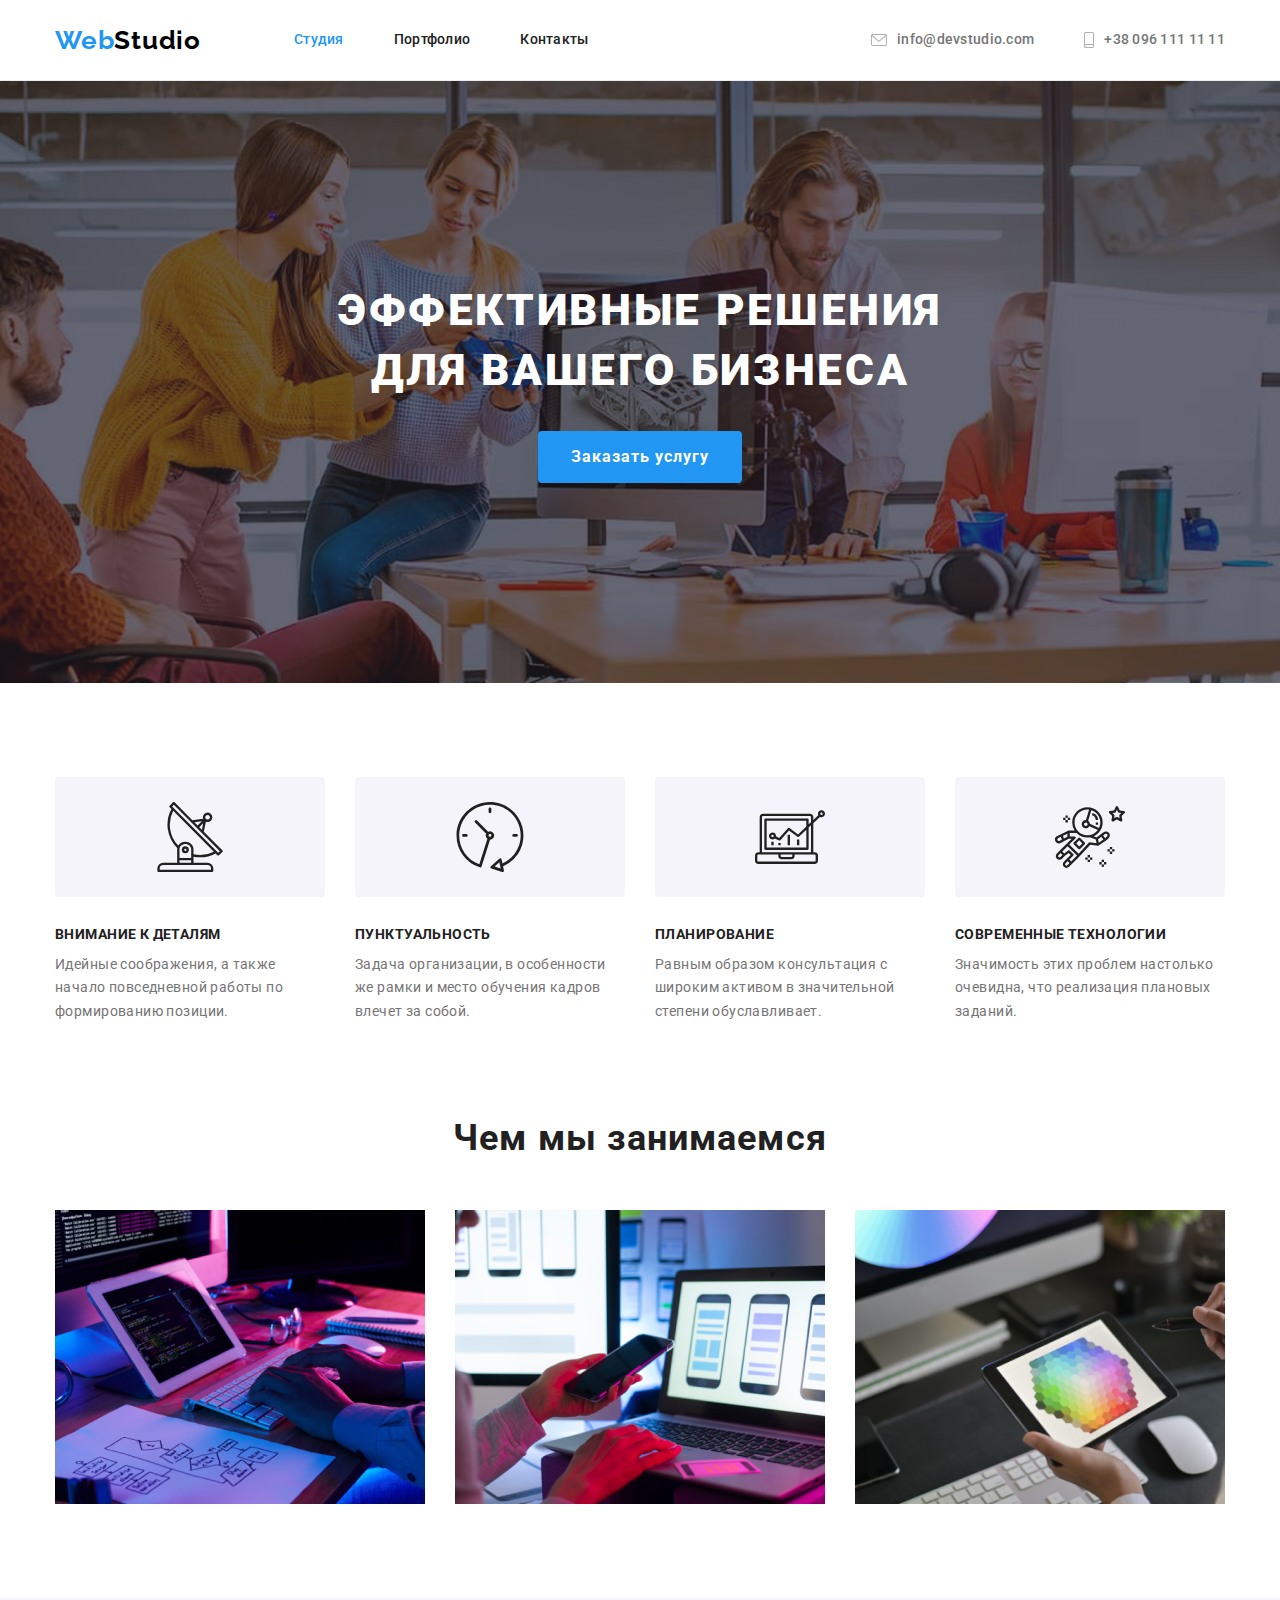
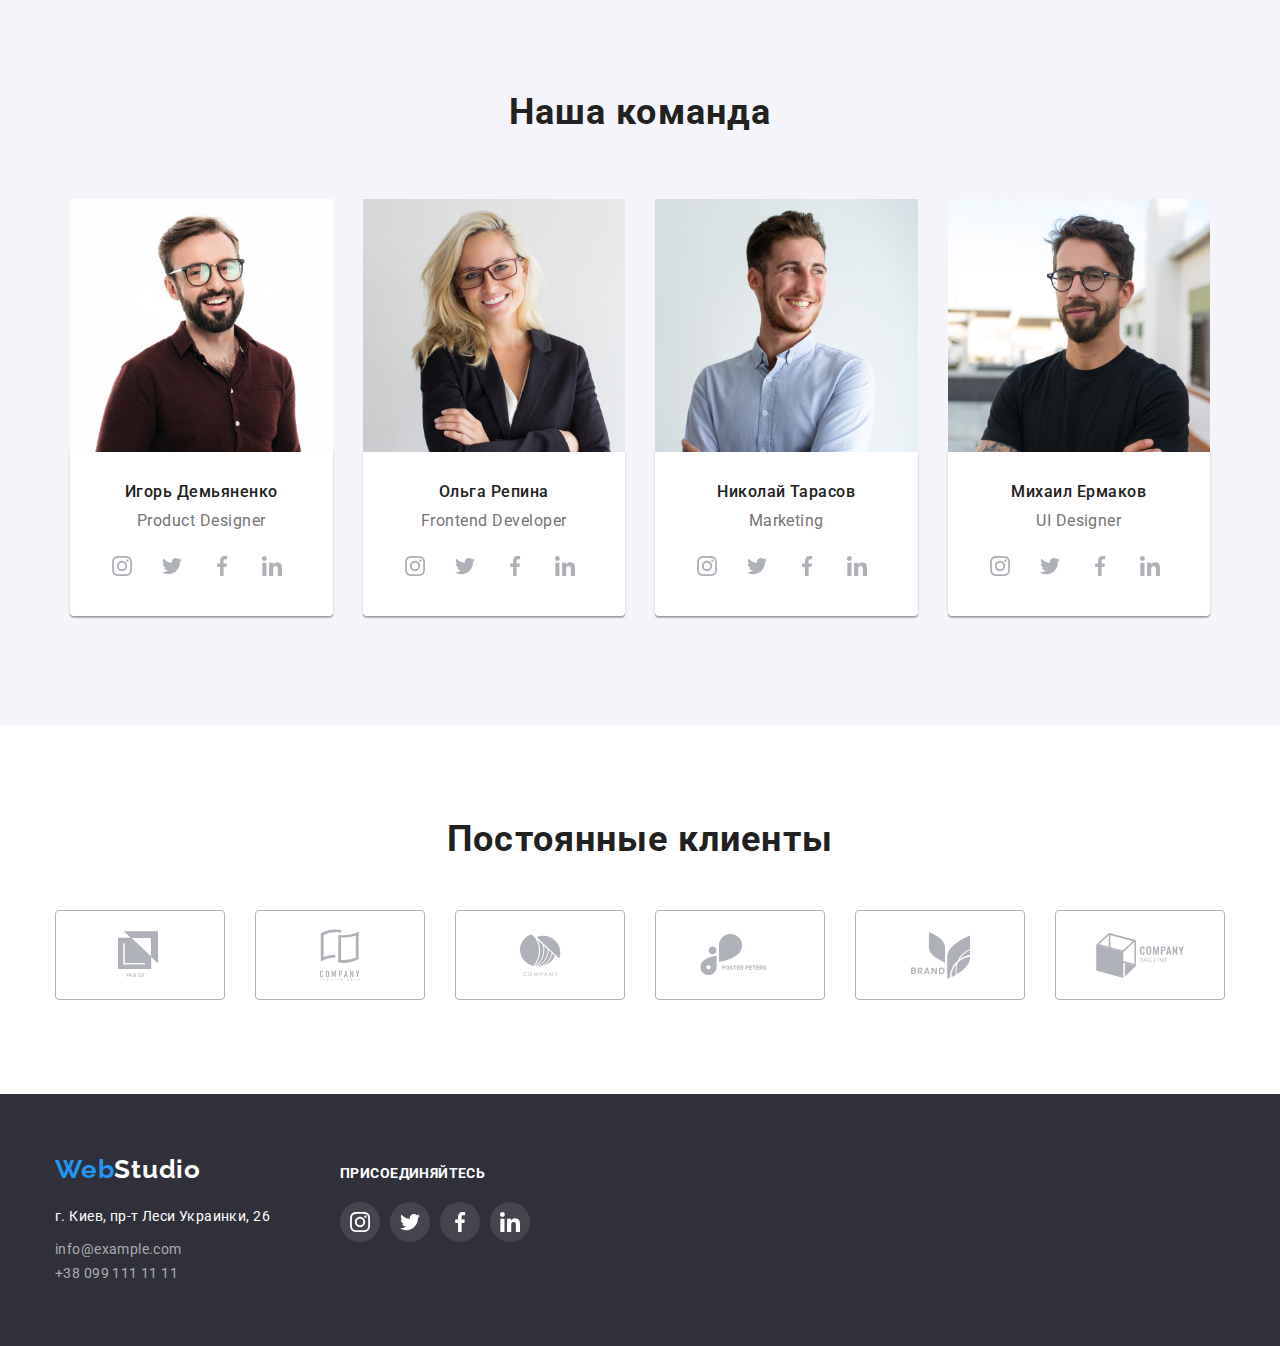
<file: index.html>
<!DOCTYPE html>
<html lang="ru">
<head>
    <meta charset="UTF-8">
    <meta http-equiv="X-UA-Compatible" content="IE=edge">
    <meta name="viewport" content="width=device-width, initial-scale=1.0">
    <title>Studio</title>
    <link rel="preconnect" 
        href="https://fonts.gstatic.com">
    <link rel="stylesheet"
        href="https://fonts.googleapis.com/css2?family=Raleway:wght@700&family=Roboto:wght@400;500;700;900&display=swap">
    <link rel="stylesheet" 
        href="https://cdnjs.cloudflare.com/ajax/libs/modern-normalize/1.0.0/modern-normalize.min.css" />
    <link rel="stylesheet" href="./css/styles.css">
</head>
<body>
    <!--Шапка-->
    <header class=page-header>
        <div class="container" >
            <div class="header-nav">
                <nav class="site-nav">
                    <a class="logo" href="./index.html" >
                        <span class="logo-web">Web</span>Studio
                    </a>
                    <ul class="list">
                        <li class="site-nav-item">
                            <a class="nav current" href="./index.html">Студия</a>
                        </li>
                        <li class="site-nav-item">
                            <a class="nav" href="./portfolio.html">Портфолио</a>
                        </li>
                        <li class="site-nav-item">
                            <a class="nav" href="">Контакты</a>
                        </li>
                    </ul>
                </nav>
                <ul class="list contacts-header">
                    <li class="contact-item">
                        <a class="contact" href="mailto:info@devstudio.com">
                            <svg class="envelope" width="16px" height="12px">
                                <use href="./images/sprite.svg#icon-envelope"></use>
                            </svg>
                            info@devstudio.com
                        </a>
                    </li>
                    <li class="contact-item">
                        <a class="contact" href="tel:+380961111111">
                            <svg class="smartphone" width="10px" height="16px">
                                <use href="./images/sprite.svg#icon-smartphone"></use>
                            </svg>
                            +38 096 111 11 11
                        </a>
                    </li>
                </ul>
            </div>
        </div>
    </header>
    <!--Основной блок-->
    <main>
        <!--Блок-герой-->
        <section class="hero">
            <div class="hero-container">
                <h1 class="hero-title">Эффективные решения для вашего бизнеса</h1>
                <button type="button" class="button">Заказать услугу</button>
            </div>
        </section>
        <!--Особенности-->
        <section class="feature section">
            <div class="container">
                <h2 class="feature-title visually-hidden">Особенности</h2>
                <ul class="list feature-list">
                    <li class="feature-item">
                        <div class="feature-box">
                            <svg class="feature-icon">
                                <use href="./images/sprite.svg#icon-antenna"></use>
                            </svg>
                        </div>
                        <h3 class="title">Внимание к деталям</h3>
                        <p class="description">Идейные соображения, а также начало повседневной работы по формированию позиции.</p>
                    </li>
                    <li class="feature-item list">
                        <div class="feature-box">
                            <svg class="feature-icon">
                                <use href="./images/sprite.svg#icon-clock"></use>
                            </svg>
                        </div>
                        <h3 class="title">Пунктуальность</h3>
                        <p class="description">Задача организации, в особенности же рамки и место обучения кадров влечет за собой.</p>
                    </li>
                    <li class="feature-item list">
                        <div class="feature-box">
                            <svg class="feature-icon">
                                <use href="./images/sprite.svg#icon-diagram"></use>
                            </svg>
                        </div>
                        <h3 class="title">Планирование</h3>
                        <p class="description">Равным образом консультация с широким активом в значительной степени обуславливает.</p>
                    </li>
                    <li class="feature-item list">
                        <div class="feature-box">
                            <svg class="feature-icon">
                                <use href="./images/sprite.svg#icon-astronaut"></use>
                            </svg>
                        </div>
                        <h3 class="title">Современные технологии</h3>
                        <p class="description">Значимость этих проблем настолько очевидна, что реализация плановых заданий.</p>
                    </li>
                </ul>
            </div>
        </section>
        <!--Чем мы занимаемся-->
        <section class="skills section">
            <div class="container">
                <h2 class="skills-header">Чем мы занимаемся</h2>
                <ul class="list skills-list">
                    <li class="skills-item">
                        <img src="./images/box1.jpg" alt="Компьютер" width="370" height="294">
                    </li>
                    <li class="skills-item">
                        <img src="./images/box2.jpg" alt="Телефон" width="370" height="294">
                    </li>
                    <li class="skills-item">
                        <img src="./images/box3.jpg" alt="Планшет" width="370" height="294">
                    </li>
                </ul>
            </div>
        </section>
        <!--Наша команда-->
        <section class="section team">
            <div class="container ft">
            <h2 class="team-header">Наша команда</h2>
            <ul class="list team-list">
                <li class="team-item">
                    <img class="team-card" src="./images/team-card1.jpg" alt="Игорь Демьяненко" width="270" height="260">
                    <div class="team-box">
                        <h3 class="name">Игорь Демьяненко</h3>
                        <p lang="en" class="job">Product Designer</p>
                        <ul class="list social-icons">
                            <li class="social-icons-item">
                                <a href="" class="social-icons-link" target="_blank" rel="noopener noreferrer">
                                    <svg class="icon">
                                        <use href="./images/sprite.svg#icon-instagram"></use>
                                    </svg>
                                </a>
                            </li>
                            <li class="social-icons-item">
                                <a href="" class="social-icons-link" target="_blank" rel="noopener noreferrer">
                                    <svg class="icon">
                                        <use href="./images/sprite.svg#icon-twitter"></use>
                                    </svg>
                                </a>
                            </li>
                            <li class="social-icons-item">
                                <a href="" class="social-icons-link" target="_blank" rel="noopener noreferrer">
                                    <svg class="icon">
                                        <use href="./images/sprite.svg#icon-facebook"></use>
                                    </svg>
                                </a>
                            </li>
                            <li class="social-icons-item">
                                <a href="" class="social-icons-link" target="_blank" rel="noopener noreferrer">
                                    <svg class="icon">
                                        <use href="./images/sprite.svg#icon-linkedin"></use>
                                    </svg>
                                </a>
                            </li>
                        </ul>
                    </div>
                </li>
                <li class="team-item">
                    <img class="team-card" src="./images/team-card2.jpg" alt="Ольга Репина" width="270" height="260">
                    <div class="team-box">
                        <h3 class="name">Ольга Репина</h3>
                        <p lang="en" class="job">Frontend Developer</p>
                        <ul class="list social-icons">
                            <li class="social-icons-item">
                                <a href="" class="social-icons-link" target="_blank" rel="noopener noreferrer">
                                    <svg class="icon">
                                        <use href="./images/sprite.svg#icon-instagram"></use>
                                    </svg>
                                </a>
                            </li>
                            <li class="social-icons-item">
                                <a href="" class="social-icons-link" target="_blank" rel="noopener noreferrer">
                                    <svg class="icon">
                                        <use href="./images/sprite.svg#icon-twitter"></use>
                                    </svg>
                                </a>
                            </li>
                            <li class="social-icons-item">
                                <a href="" class="social-icons-link" target="_blank" rel="noopener noreferrer">
                                    <svg class="icon">
                                        <use href="./images/sprite.svg#icon-facebook"></use>
                                    </svg>
                                </a>
                            </li>
                            <li class="social-icons-item">
                                <a href="" class="social-icons-link" target="_blank" rel="noopener noreferrer">
                                    <svg class="icon">
                                        <use href="./images/sprite.svg#icon-linkedin"></use>
                                    </svg>
                                </a>
                            </li>
                        </ul>
                    </div>  
                </li>
                <li class="team-item">
                    <img class="team-card" src="./images/team-card3.jpg" alt="Николай Тарасов" width="270" height="260">
                    <div class="team-box">
                        <h3 class="name">Николай Тарасов</h3>
                        <p lang="en" class="job">Marketing</p>
                        <ul class="list social-icons">
                            <li class="social-icons-item">
                                <a href="" class="social-icons-link" target="_blank" rel="noopener noreferrer">
                                    <svg class="icon">
                                        <use href="./images/sprite.svg#icon-instagram"></use>
                                    </svg>
                                </a>
                            </li>
                            <li class="social-icons-item">
                                <a href="" class="social-icons-link" target="_blank" rel="noopener noreferrer">
                                    <svg class="icon">
                                        <use href="./images/sprite.svg#icon-twitter"></use>
                                    </svg>
                                </a>
                            </li>
                            <li class="social-icons-item">
                                <a href="" class="social-icons-link" target="_blank" rel="noopener noreferrer">
                                    <svg class="icon">
                                        <use href="./images/sprite.svg#icon-facebook"></use>
                                    </svg>
                                </a>
                            </li>
                            <li class="social-icons-item">
                                <a href="" class="social-icons-link" target="_blank" rel="noopener noreferrer">
                                    <svg class="icon">
                                        <use href="./images/sprite.svg#icon-linkedin"></use>
                                    </svg>
                                </a>
                            </li>
                        </ul>
                    </div>
                </li>
                <li class="team-item">
                    <img class="team-card" src="./images/team-card4.jpg" alt="Михаил Ермаков" width="270" height="260">
                    <div class="team-box">
                        <h3 class="name">Михаил Ермаков</h3>
                        <p lang="en" class="job">UI Designer</p>
                        <ul class="list social-icons">
                            <li class="social-icons-item">
                                <a href="" class="social-icons-link" target="_blank" rel="noopener noreferrer">
                                    <svg class="icon">
                                        <use href="./images/sprite.svg#icon-instagram"></use>
                                    </svg>
                                </a>
                            </li>
                            <li class="social-icons-item">
                                <a href="" class="social-icons-link" target="_blank" rel="noopener noreferrer">
                                    <svg class="icon">
                                        <use href="./images/sprite.svg#icon-twitter"></use>
                                    </svg>
                                </a>
                            </li>
                            <li class="social-icons-item">
                                <a href="" class="social-icons-link" target="_blank" rel="noopener noreferrer">
                                    <svg class="icon">
                                        <use href="./images/sprite.svg#icon-facebook"></use>
                                    </svg>
                                </a>
                            </li>
                            <li class="social-icons-item">
                                <a href="" class="social-icons-link" target="_blank" rel="noopener noreferrer">
                                    <svg class="icon">
                                        <use href="./images/sprite.svg#icon-linkedin"></use>
                                    </svg>
                                </a>
                            </li>
                        </ul>
                    </div>
                </li>
            </ul>
            </div>
        </section>
        <!--Постоянные клиенты-->
        <section class="clients section">
            <div class="container">
                <h2 class="clients-title">Постоянные клиенты</h2>            </h2>
                <ul class="clients-set list">
                    <li class="clients-item">
                        <a href="" class="clients-link">
                            <svg class="clients-icon" width="44.27px" height="49.23px">
                                <use href="./images/sprite.svg#icon-logo-1"></use>
                             </svg>
                        </a>
                    </li>
                    <li class="clients-item">
                        <a href="" class="clients-link">
                            <svg class="clients-icon" width="40px" height="52px">
                                <use href="./images/sprite.svg#icon-logo-2"></use>
                            </svg>
                        </a>
                    </li>
                    <li class="clients-item">
                        <a href="" class="clients-link">
                            <svg class="clients-icon" width="41px" height="42.6px">
                                <use href="./images/sprite.svg#icon-logo-3"></use>
                            </svg>
                        </a>
                    </li>
                    <li class="clients-item">
                        <a href="" class="clients-link">
                            <svg class="clients-icon" width="79.66px" height="42.02px">
                                <use href="./images/sprite.svg#icon-logo-4"></use>
                            </svg>
                        </a>
                    </li>
                    <li class="clients-item">
                        <a href="" class="clients-link">
                            <svg class="clients-icon" width="59px" height="47px">
                                <use href="./images/sprite.svg#icon-logo-5"></use>
                            </svg>
                        </a>
                    </li>
                    <li class="clients-item">
                        <a href="" class="clients-link">
                            <svg class="clients-icon" width="88.48px" height="45.44px">
                                <use href="./images/sprite.svg#icon-logo-6"></use>
                            </svg>
                        </a>
                    </li>
                </ul>
            </div>
        </section>


    </main>
    <!--Подвал-->
    <footer class="footer">
        <div class="container ft">
            <div class="address-box">
                <a href="./index.html" class="logo-footer">
                        <span class="logo-web">Web</span>Studio
                </a>
                <address class="footer-address">
                    г. Киев, пр-т Леси Украинки, 26
                </address>
                <address>
                    <a href="mailto:info@example.com" class="footer-contact">info@example.com</a> <br>
                    <a href="tel:+380991111111" class="footer-contact">+38 099 111 11 11</a>
                </address>
            </div>
            <div class="footer-social-icons">
                <h2 class="footer-social-title">ПРИСОЕДИНЯЙТЕСЬ</h2>
                <ul class="list social-icons">
                    <li class="social-icons-item">
                        <a href="" class="footer-social-icons-link" target="_blank" rel="noopener noreferrer">
                            <svg class="footer-icon">
                                <use href="./images/sprite.svg#icon-instagram"></use>
                            </svg>
                        </a>
                    </li>
                    <li class="social-icons-item">
                        <a href="" class="footer-social-icons-link" target="_blank" rel="noopener noreferrer">
                            <svg class="footer-icon">
                                <use href="./images/sprite.svg#icon-twitter"></use>
                            </svg>
                        </a>
                    </li>
                    <li class="social-icons-item">
                        <a href="" class="footer-social-icons-link" target="_blank" rel="noopener noreferrer">
                            <svg class="footer-icon">
                                <use href="./images/sprite.svg#icon-facebook"></use>
                            </svg>
                        </a>
                    </li>
                    <li class="social-icons-item">
                        <a href="" class="footer-social-icons-link" target="_blank" rel="noopener noreferrer">
                            <svg class="footer-icon">
                                <use href="./images/sprite.svg#icon-linkedin"></use>
                            </svg>
                        </a>
                    </li>
                </ul>
            </div>
        </div>
    </footer>
</body>
</html>
</file>
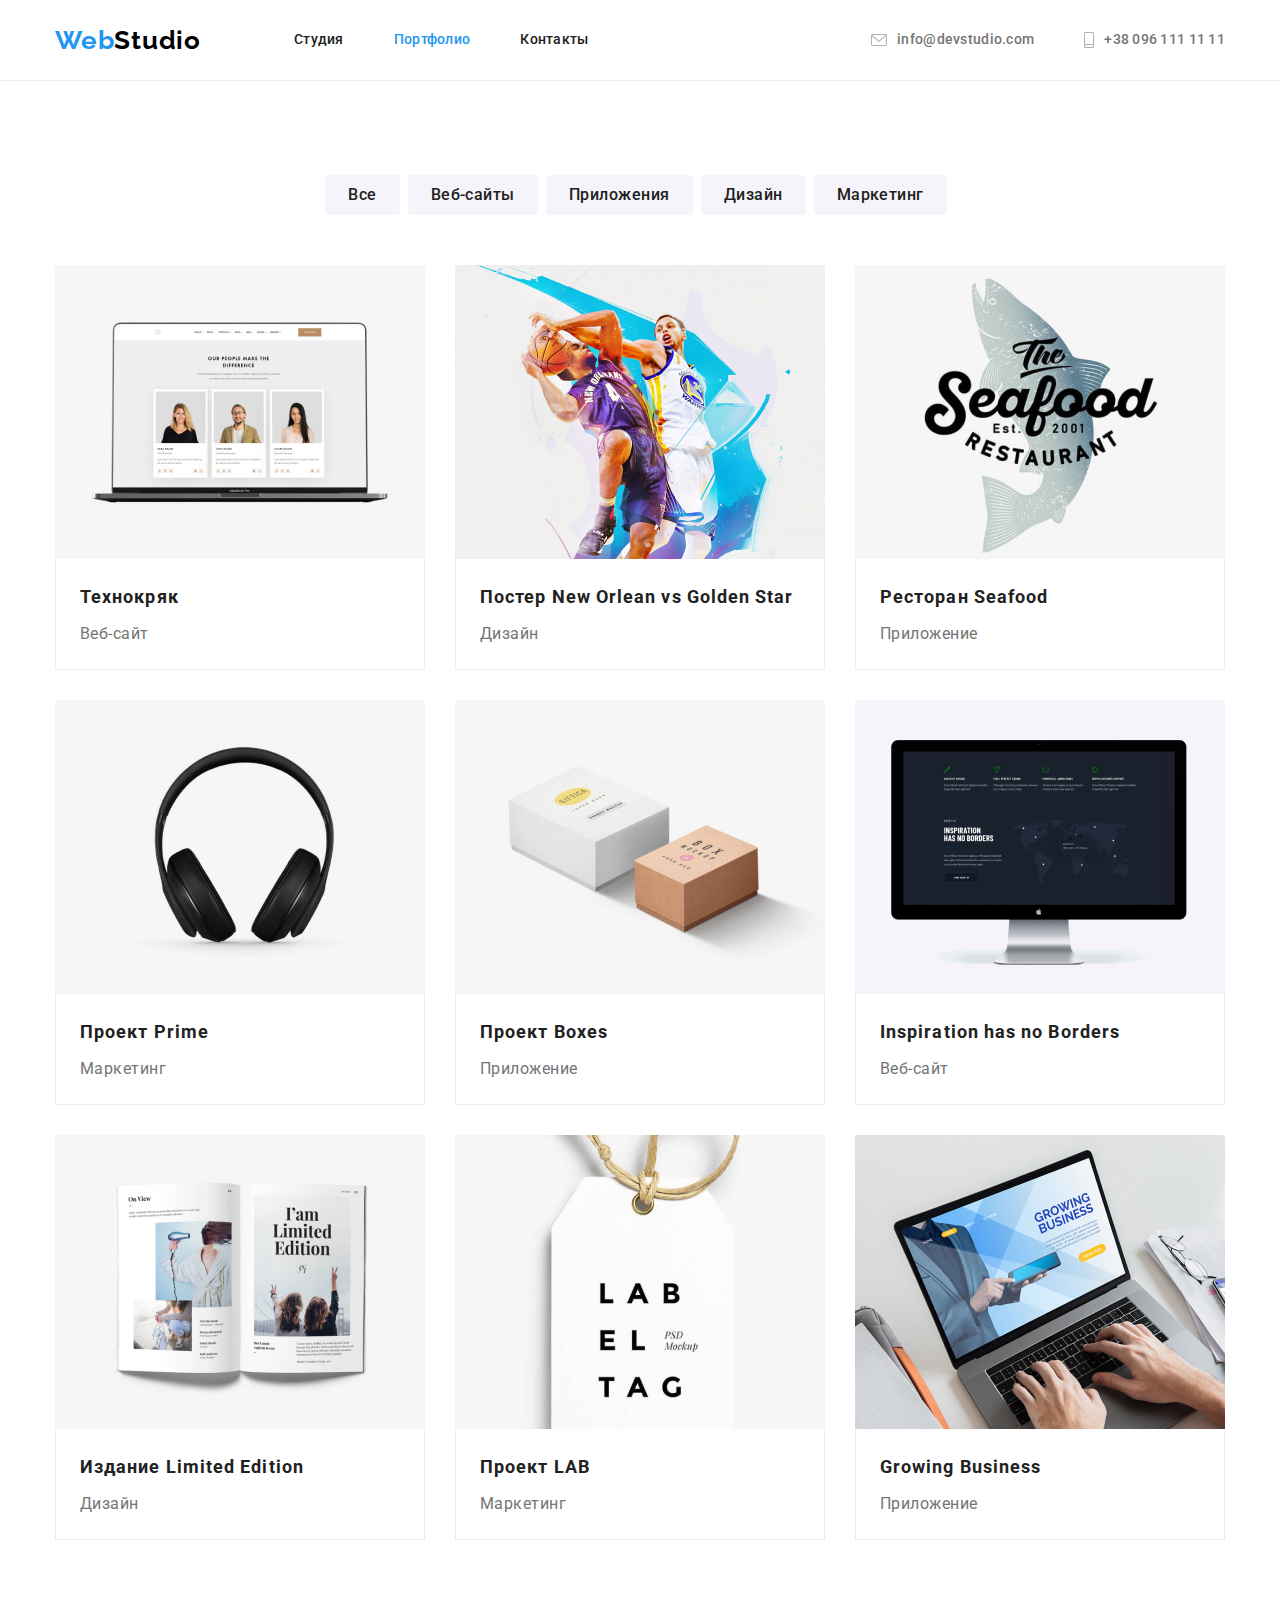
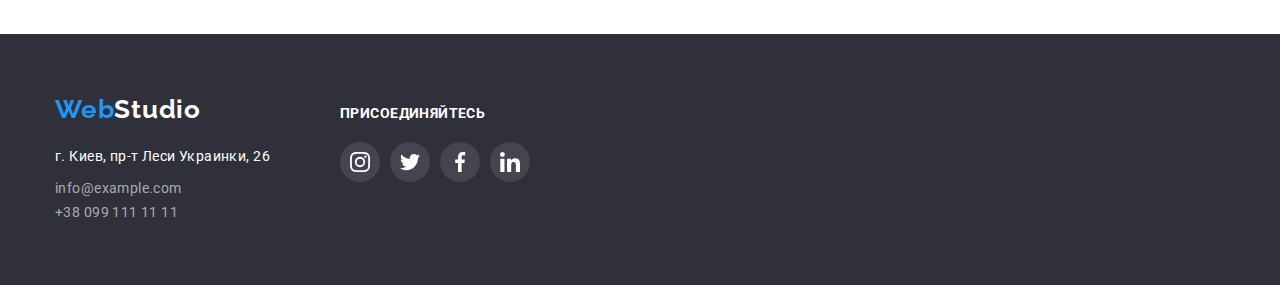
<file: portfolio.html>
<!DOCTYPE html>
<html lang="ru">
<head>
    <meta charset="UTF-8">
    <meta http-equiv="X-UA-Compatible" content="IE=edge">
    <meta name="viewport" content="width=device-width, initial-scale=1.0">
    <title>Portfolio</title>
    <link rel="preconnect" href="https://fonts.gstatic.com">
    <link href="https://fonts.googleapis.com/css2?family=Raleway:wght@700&family=Roboto:wght@400;500;700;900&display=swap"
        rel="stylesheet">
    <link rel="stylesheet" href="https://cdnjs.cloudflare.com/ajax/libs/modern-normalize/1.0.0/modern-normalize.min.css" />
    <link rel="stylesheet" href="./css/styles.css">
</head>
<body>
    <!--Шапка-->
    <header class="page-header">
        <div class="container header-nav">
            <nav class="site-nav">
                <a class="logo" href="./index.html">
                    <span class="logo-web">Web</span>Studio
                </a>
                <ul  class="list">
                    <li class="site-nav-item">
                        <a class="nav" href="./index.html" >Студия</a>
                    </li>
                    <li class="site-nav-item">
                        <a class="nav current" href="./portfolio.html">Портфолио</a>
                    </li>
                    <li>
                        <a class="nav" href="" >Контакты</a>
                    </li class="site-nav-item">
                </ul>
            </nav>
            <ul class="list contacts-header">
                <li class="contact-item">
                    <a class="contact" href="mailto:info@devstudio.com">
                        <svg class="envelope" width="16px" height="12px">
                            <use href="./images/sprite.svg#icon-envelope"></use>
                        </svg>
                        info@devstudio.com
                    </a>
                </li>
                <li class="contact-item">
                    <a class="contact" href="tel:+380961111111">
                        <svg class="smartphone" width="10px" height="16px">
                            <use href="./images/sprite.svg#icon-smartphone"></use>
                        </svg>
                        +38 096 111 11 11
                    </a>
                </li>
            </ul>
        </div>
    </header>
    <!--Основной блок-->
    <main>
        <section class="portfolio section">
            <div class="container">
                <h1 class="portfolio-title visually-hidden">Портфолио</h1>
                <ul class="list nav-portfolio">
                    <li class="nav-portfolio-item">
                        <button type="button" class="button">Все</button>
                    </li>
                    <li class="nav-portfolio-item">
                        <button type="button" class="button">Веб-сайты</button>
                    </li>
                    <li class="nav-portfolio-item">
                        <button type="button" class="button">Приложения</button>
                    </li>
                    <li class="nav-portfolio-item">
                        <button type="button" class="button">Дизайн</button>
                    </li>
                    <li class="nav-portfolio-item">
                        <button type="button" class="button">Маркетинг</button>
                    </li>
                </ul>
                <ul class="list portfolio-list">
                    <li class="portfolio-item">
                        <a href="" class="portfolio">
                            <img src="./images/portfolio1.jpg" alt="Дисплей компьютера" width="370" height="294">
                            <div class="port-box">
                                <h2 class="portfolio-header">Технокряк</h2>
                                <p class="portfolio-description">Веб-сайт</p>
                            </div>
                        </a>
                    </li>
                    <li class="portfolio-item">
                        <a href="" class="portfolio">
                            <img src="./images/portfolio2.jpg" alt="Постер баскетболистов" width="370" height="294">
                            <div class="port-box">
                                <h2 class="portfolio-header">Постер New Orlean vs Golden Star</h2>
                                <p class="portfolio-description">Дизайн</p>
                            </div>
                        </a>
                    </li>
                    <li class="portfolio-item">
                        <a href="" class="portfolio">
                            <img src="./images/portfolio3.jpg" alt="Логотип ресторана" width="370" height="294">
                            <div class="port-box">
                                <h2 class="portfolio-header">Ресторан Seafood</h2>
                                <p class="portfolio-description">Приложение</p>
                            </div>
                        </a>
                    </li>
                    <li class="portfolio-item">
                        <a href="" class="portfolio">
                            <img src="./images/portfolio4.jpg" alt="Наушники" width="370" height="294">
                            <div class="port-box">
                                <h2 class="portfolio-header">Проект Prime</h2>
                                <p class="portfolio-description">Маркетинг</p>
                            </div>
                        </a>
                    </li>
                    <li class="portfolio-item">
                        <a href="" class="portfolio">
                            <img src="./images/portfolio5.jpg" alt="Коробки" width="370" height="294">
                            <div class="port-box">
                                <h2 class="portfolio-header">Проект Boxes</h2>
                                <p class="portfolio-description">Приложение</p>
                            </div>
                        </a>
                    </li>
                    <li class="portfolio-item">
                        <a href="" class="portfolio">
                            <img src="./images/portfolio6.jpg" alt="Монитор" width="370" height="294">
                            <div class="port-box">
                                <h2 class="portfolio-header">Inspiration has no Borders</h2>
                                <p class="portfolio-description">Веб-сайт</p>
                            </div>
                        </a>
                    </li>
                    <li class="portfolio-item">
                        <a href="" class="portfolio">
                            <img src="./images/portfolio7.jpg" alt="Книга" width="370" height="294">
                            <div class="port-box">
                                <h2 class="portfolio-header">Издание Limited Edition</h2>
                                <p class="portfolio-description">Дизайн</p>
                            </div>
                        </a>
                    </li>
                    <li class="portfolio-item">
                        <a href="" class="portfolio">
                            <img src="./images/portfolio8.jpg" alt="Ярлык" width="370" height="294">
                            <div class="port-box">
                                <h2 class="portfolio-header">Проект LAB</h2>
                                <p class="portfolio-description">Маркетинг</p>
                            </div>
                        </a>
                    </li>
                    <li class="portfolio-item">
                        <a href="" class="portfolio">
                            <img src="./images/portfolio9.jpg" alt="Ноутбук" width="370" height="294">
                            <div class="port-box">
                                <h2 class="portfolio-header">Growing Business</h2>
                                <p class="portfolio-description">Приложение</p>
                            </div>
                        </a>
                    </li>
                </ul>
            </div>
        </section>
    </main>

    <!--Подвал-->
    <footer class="footer">
        <div class="container ft">
            <div class="address-box">
                <a href="./index.html" class="logo-footer">
                    <span class="logo-web">Web</span>Studio
                </a>
                <address class="footer-address">
                    г. Киев, пр-т Леси Украинки, 26
                </address>
                <address>
                    <a href="mailto:info@example.com" class="footer-contact">info@example.com</a> <br>
                    <a href="tel:+380991111111" class="footer-contact">+38 099 111 11 11</a>
                </address>
            </div>
            <div class="footer-social-icons">
                <h2 class="footer-social-title">ПРИСОЕДИНЯЙТЕСЬ</h2>
                <ul class="list social-icons">
                    <li class="social-icons-item">
                        <a href="" class="footer-social-icons-link" target="_blank" rel="noopener noreferrer">
                            <svg class="footer-icon">
                                <use href="./images/sprite.svg#icon-instagram"></use>
                            </svg>
                        </a>
                    </li>
                    <li class="social-icons-item">
                        <a href="" class="footer-social-icons-link" target="_blank" rel="noopener noreferrer">
                            <svg class="footer-icon">
                                <use href="./images/sprite.svg#icon-twitter"></use>
                            </svg>
                        </a>
                    </li>
                    <li class="social-icons-item">
                        <a href="" class="footer-social-icons-link" target="_blank" rel="noopener noreferrer">
                            <svg class="footer-icon">
                                <use href="./images/sprite.svg#icon-facebook"></use>
                            </svg>
                        </a>
                    </li>
                    <li class="social-icons-item">
                        <a href="" class="footer-social-icons-link" target="_blank" rel="noopener noreferrer">
                            <svg class="footer-icon">
                                <use href="./images/sprite.svg#icon-linkedin"></use>
                            </svg>
                        </a>
                    </li>
                </ul>
            </div>
        </div>
    </footer>
</body>
</html>
</file>
<file: css/styles.css>
:root {
  /* Основной цвет текста */
  --primary-text-color: #757575;
  /* Цвет заголовка */
  --title-text-color: #212121;
  /* Цвет акцента */
  --accent-color: #2196f3;
  /* Цвет фона */
  --primary-bg-color: #ffffff;
  --secondary-bg-color: #f5f4fa;
  --hero-bg-color: #c4c4c4;
  /* Цвет логотипа */
  --logo-color: #000000;
  --hero-color: #ffffff;
  /* Цвета для кнопок */
  --button-sleep: #f5f4fa;
  --button-active: #2196f3;
  --button-active-hero: #188ce8;
  --button-letters: #212121;
  --button-letters-active: #ffffff;
  --icon-color: #afb1b8;
  /* Цвета для подвала */
  --footer-contact-color: rgba(255, 255, 255, 0.6);
  --footer-bg: #2f303a;
}
html {
  box-sizing: border-box;
}

*,
*::before,
*::after {
  box-sizing: inherit;
}
body {
  font-family: 'Roboto', sans-serif;
  font-style: normal;
  background-color: var(--primary-bg-color);
  color: var(--primary-text-color);
}
img {
  display: block;
  max-width: 100%;
  height: auto;
}
h1,
h2,
h3,
h4,
h5,
h6,
p {
  margin: 0;
}
.list {
  list-style: none;
  text-decoration: none;
  color: inherit;
  padding: 0;
  margin: 0;
}
.container {
  width: 1200px;
  padding-left: 15px;
  padding-right: 15px;
  margin-left: auto;
  margin-right: auto;
}
.section {
  padding-top: 94px;
  padding-bottom: 94px;
}
/* Логотип */
.logo {
  margin-right: 93px;
  font-family: 'Raleway', sans-serif;
  font-weight: 700;
  font-size: 26px;
  line-height: 1.19;
  letter-spacing: 0.03em;
  color: var(--logo-color);
  text-decoration: none;
}
.logo-web {
  font-family: Raleway;
  font-weight: 700;
  font-size: 26px;
  line-height: 1.19;
  letter-spacing: 0.03em;
  color: var(--accent-color);
}
.logo-footer {
  font-family: 'Raleway', sans-serif;
  font-weight: 700;
  font-size: 26px;
  line-height: 1.19;
  letter-spacing: 0.03em;
  color: var(--hero-color);
  text-decoration: none;
}
/* Меню */
.header-nav,
.site-nav {
  display: flex;
  align-items: center;
}
.site-nav .list {
  display: flex;
}
.page-header {
  border-bottom: 1px solid #ececec;
}
.site-nav-item:not(:last-child) {
  margin-right: 50px;
}
.nav {
  display: block;
  font-weight: 500;
  font-size: 14px;
  line-height: 1.14;
  letter-spacing: 0.02em;
  color: var(--title-text-color);
  text-decoration: none;
  padding-top: 32px;
  padding-bottom: 32px;
}
.nav:hover,
.nav:focus {
  color: var(--accent-color);
}
.current {
  color: var(--accent-color);
}
.contacts-header {
  display: flex;
  margin-left: auto;
}

.contact-item:not(:last-child) {
  margin-right: 50px;
}

/* Контакты-ссылки почта и телефон */
.contact {
  display: flex;
  justify-content: center;
  align-items: center;
  font-weight: 500;
  font-size: 14px;
  line-height: 1.14;
  letter-spacing: 0.02em;
  color: var(--primary-text-color);
  text-decoration: none;
  padding-top: 32px;
  padding-bottom: 32px;
}
.envelope,
.smartphone {
  fill: var(--icon-color);
  margin-right: 10px;
}
.contact:hover,
.contact:focus,
.contact:active {
  color: var(--accent-color);
}
.contact:hover .envelope,
.contact:focus .envelope,
.contact:hover .smartphone,
.contact:focus .smartphone {
  fill: currentColor;
}
/* Кнопки */
.button {
  display: inline-block;
  font-family: inherit;
  cursor: pointer;
  border-radius: 4px;
  border: 1px solid transparent;
}
.nav-portfolio .button {
  text-decoration: none;
  font-weight: 500;
  font-size: 16px;
  line-height: 1.62;
  letter-spacing: 0.03em;
  background: var(--button-sleep);
  color: var(--button-letters);
  padding: 6px 22px;
  min-width: 73px;
  margin-right: 8px;
}
.nav-portfolio .button:hover,
.nav-portfolio .button:focus,
.nav-portfolio .button:active {
  background: var(--button-active);
  color: var(--button-letters-active);
  box-shadow: 0px 3px 1px rgba(0, 0, 0, 0.1), 0px 1px 2px rgba(0, 0, 0, 0.08),
    0px 2px 2px rgba(0, 0, 0, 0.12);
  border-radius: 4px;
}
.hero .button {
  min-width: 200px;
  font-weight: 700;
  font-size: 16px;
  line-height: 1.87;
  letter-spacing: 0.06em;
  background: var(--button-active);
  color: var(--button-letters-active);
  padding: 10px 32px;
}
.hero .button:hover,
.hero .button:focus,
.hero .button:active {
  background: var(--button-active-hero);
  color: var(--button-letters-active);
}
/* Герой */
.hero {
  text-align: center;
}
.hero-container {
  max-width: 1600 px;
  background-color: var(--hero-bg-color);
  background-image: linear-gradient(
      to left,
      rgba(47, 48, 58, 0.4),
      rgba(47, 48, 58, 0.4)
    ),
    url(../images/hero.jpg);
  background-size: cover;
  background-position: center;
  background-repeat: no-repeat;
  padding-top: 200px;
  padding-bottom: 200px;
  margin-left: auto;
  margin-right: auto;
}
.hero-title {
  max-width: 696px;
  font-weight: 900;
  font-size: 44px;
  line-height: 1.36;
  text-align: center;
  letter-spacing: 0.06em;
  text-transform: uppercase;
  color: var(--hero-color);
  margin: 0 auto 30px;
}

/* Особенности */
.feature-list {
  display: flex;
  text-decoration: none;
}

.feature-list > li:not(:last-child) {
  margin-right: 30px;
}
.feature-list .title {
  margin-top: 0;
  margin-bottom: 10px;
  font-weight: 700;
  font-size: 14px;
  line-height: 1.14;
  letter-spacing: 0.03em;
  text-transform: uppercase;
  color: var(--title-text-color);
}
.feature-list .description {
  font-size: 14px;
  line-height: 1.71;
  letter-spacing: 0.03em;
  color: var(--primary-text-color);
  margin: 0;
}
.feature-box {
  display: flex;
  justify-content: center;
  align-items: center;
  background-color: var(--secondary-bg-color);
  width: 270px;
  height: 120px;
  border-radius: 4px;
  margin-bottom: 30px;
}
.feature-icon {
  fill: var(--title-text-color);
  width: 70px;
  height: 70px;
}

/*Чем мы занимаемся*/
.skills {
  padding-top: 0;
}
.skills-list {
  display: flex;
  justify-content: space-between;
}
.skills-header {
  padding: 0;
  margin-top: 0;
  margin-bottom: 50px;
  font-weight: 700;
  font-size: 36px;
  line-height: 1.16;
  text-align: center;
  letter-spacing: 0.03em;
  color: var(--title-text-color);
}
.skills-item:not(:last-child) {
  margin-right: 30px;
}

/* Наша команда */
.team {
  background-color: var(--secondary-bg-color);
  padding-top: 94 px;
}
.team > .container {
  padding-top: 94 px;
}
.ft {
  padding-top: 94 px;
}
.team-header {
  padding: 0;
  margin-bottom: 50px;
  font-weight: 700;
  font-size: 36px;
  line-height: 1.16;
  text-align: center;
  letter-spacing: 0.03em;
  color: var(--title-text-color);
}
.team-list {
  display: flex;
  width: 1200;
  padding: 15px;
  margin: 0 auto;
}
.team-item {
  padding: 0 auto 30px;
  margin-left: 0;
}
.team-item:not(:last-child) {
  margin-right: 30px;
}
.team-card {
  padding: 0;
  margin: 0;
}
.name {
  font-weight: 500;
  font-size: 16px;
  line-height: 1.19;
  text-align: center;
  letter-spacing: 0.03em;
  color: var(--title-text-color);
  padding: 0;
  margin: 0 0 10px;
}
.job {
  font-size: 16px;
  line-height: 1.19;
  text-align: center;
  letter-spacing: 0.03em;
  color: var(--primary-text-color);
  padding: 0;
  margin-bottom: 16px;
}
.team-box {
  margin: 0;
  padding-top: 30px;
  padding-bottom: 30px;
  padding-left: 32px;
  padding-right: 32px;
  background-color: var(--hero-color);
  box-shadow: 0px 1px 3px rgba(0, 0, 0, 0.12), 0px 1px 1px rgba(0, 0, 0, 0.14),
    0px 2px 1px rgba(0, 0, 0, 0.2);
  border-radius: 0px 0px 4px 4px;
}

/*Социальные сети*/

.social-icons {
  display: inline-flex;
  justify-content: center;
}
.social-icons-link {
  display: flex;
  justify-content: center;
  align-items: center;
  width: 40px;
  height: 40px;
  background-color: var(--button-letters-active);
  border-radius: 50%;
  fill: var(--button-letters-active);
}
.social-icons .icon {
  width: 20px;
  height: 20px;
  fill: var(--icon-color);
}
.social-icons-item:not(:last-child) {
  margin-right: 10px;
}
.social-icons-link:hover .icon,
.social-icons-link:focus .icon {
  fill: var(--button-letters-active);
}
.social-icons-link:hover,
.social-icons-link:focus {
  background-color: var(--accent-color);
  fill: var(--button-letters-active);
}
.footer-social-icons-link:hover,
.footer-social-icons-link:focus {
  background-color: var(--accent-color);
}
.footer-social-icons-link {
  display: flex;
  justify-content: center;
  align-items: center;
  width: 40px;
  height: 40px;
  background: rgba(255, 255, 255, 0.1);
  border-radius: 50%;
}
.footer-icon {
  width: 20px;
  height: 20px;
  fill: var(--button-letters-active);
}

/*Постоянные клиенты*/
.clients-title {
  font-style: normal;
  font-weight: 700;
  font-size: 36px;
  line-height: 1.16;
  text-align: center;
  letter-spacing: 0.03em;
  color: var(--title-text-color);
  margin-bottom: 50px;
}
.clients-set {
  display: flex;
  text-align: center;
  align-items: center;
}
.clients-link {
  display: flex;
  justify-content: center;
  align-items: center;
  width: 170px;
  height: 90px;
  border: 1px solid var(--icon-color);
  box-sizing: border-box;
  border-radius: 4px;
}
.clients-item {
  fill: var(--icon-color);
}
.clients-item:hover,
.clients-item:focus {
  fill: var(--accent-color);
}
.clients-link:hover,
.clients-link:focus {
  border: 1px solid var(--accent-color);
  fill: var(--accent-color);
}
.clients-item:not(:last-child) {
  margin-right: 30px;
}

/* Портфолио */

.visually-hidden {
  position: absolute;
  clip: rect(0 0 0 0);
  width: 1px;
  height: 1px;
  margin: -1px;
}
.nav-portfolio {
  display: flex;
  justify-content: center;
  padding: 0;
  margin: 0 0 50px;
}
.portfolio-list {
  padding-left: 0;
  display: flex;
  flex-wrap: wrap;
  margin-left: -30px;
  margin-top: -30px;
}
.portfolio-list > li {
  flex-basis: calc((100% - (30px * 3)) / 3);
  margin-left: 30px;
  margin-top: 30px;
}

.portfolio-header {
  font-weight: 700;
  font-size: 18px;
  line-height: 2;
  letter-spacing: 0.06em;
  color: var(--title-text-color);
  margin-bottom: 4px;
  padding: 0;
}
.portfolio-description {
  font-size: 16px;
  line-height: 1.87;
  letter-spacing: 0.03em;
  color: var(--primary-text-color);
  padding: 0;
  margin: 0;
}
.portfolio {
  text-decoration: none;
}
.port-box {
  padding: 20px 24px;
  background: var(--hero-color);
  border: 1px solid #eeeeee;
  border-top: none;
}
.portfolio-item:hover,
.portfolio-item:focus {
  box-shadow: 0px 1px 1px rgba(0, 0, 0, 0.12), 0px 4px 4px rgba(0, 0, 0, 0.06),
    1px 4px 6px rgba(0, 0, 0, 0.16);
}

/* Подвал */
.footer {
  background-color: var(--footer-bg);
  padding-top: 60px;
  padding-bottom: 60px;
}
.footer-address {
  margin-top: 20px;
  margin-bottom: 9px;
  font-style: normal;
  font-size: 14px;
  line-height: 1.71;
  letter-spacing: 0.03em;
  color: var(--button-letters-active);
}
.footer-contact {
  text-decoration: none;
  font-style: normal;
  font-size: 14px;
  line-height: 1.71;
  letter-spacing: 0.03em;
  color: var(--footer-contact-color);
}
.footer-contact:first-child {
  margin-bottom: 9px;
}
.footer-social-title {
  font-weight: 700;
  font-size: 14px;
  line-height: 1.14;
  letter-spacing: 0.03em;
  text-transform: uppercase;
  color: var(--button-letters-active);
  margin-bottom: 20px;
}
.footer > .container {
  display: flex;
}
.footer-social-icons {
  margin-top: 12px;
  margin-left: 70px;
}
</file>
